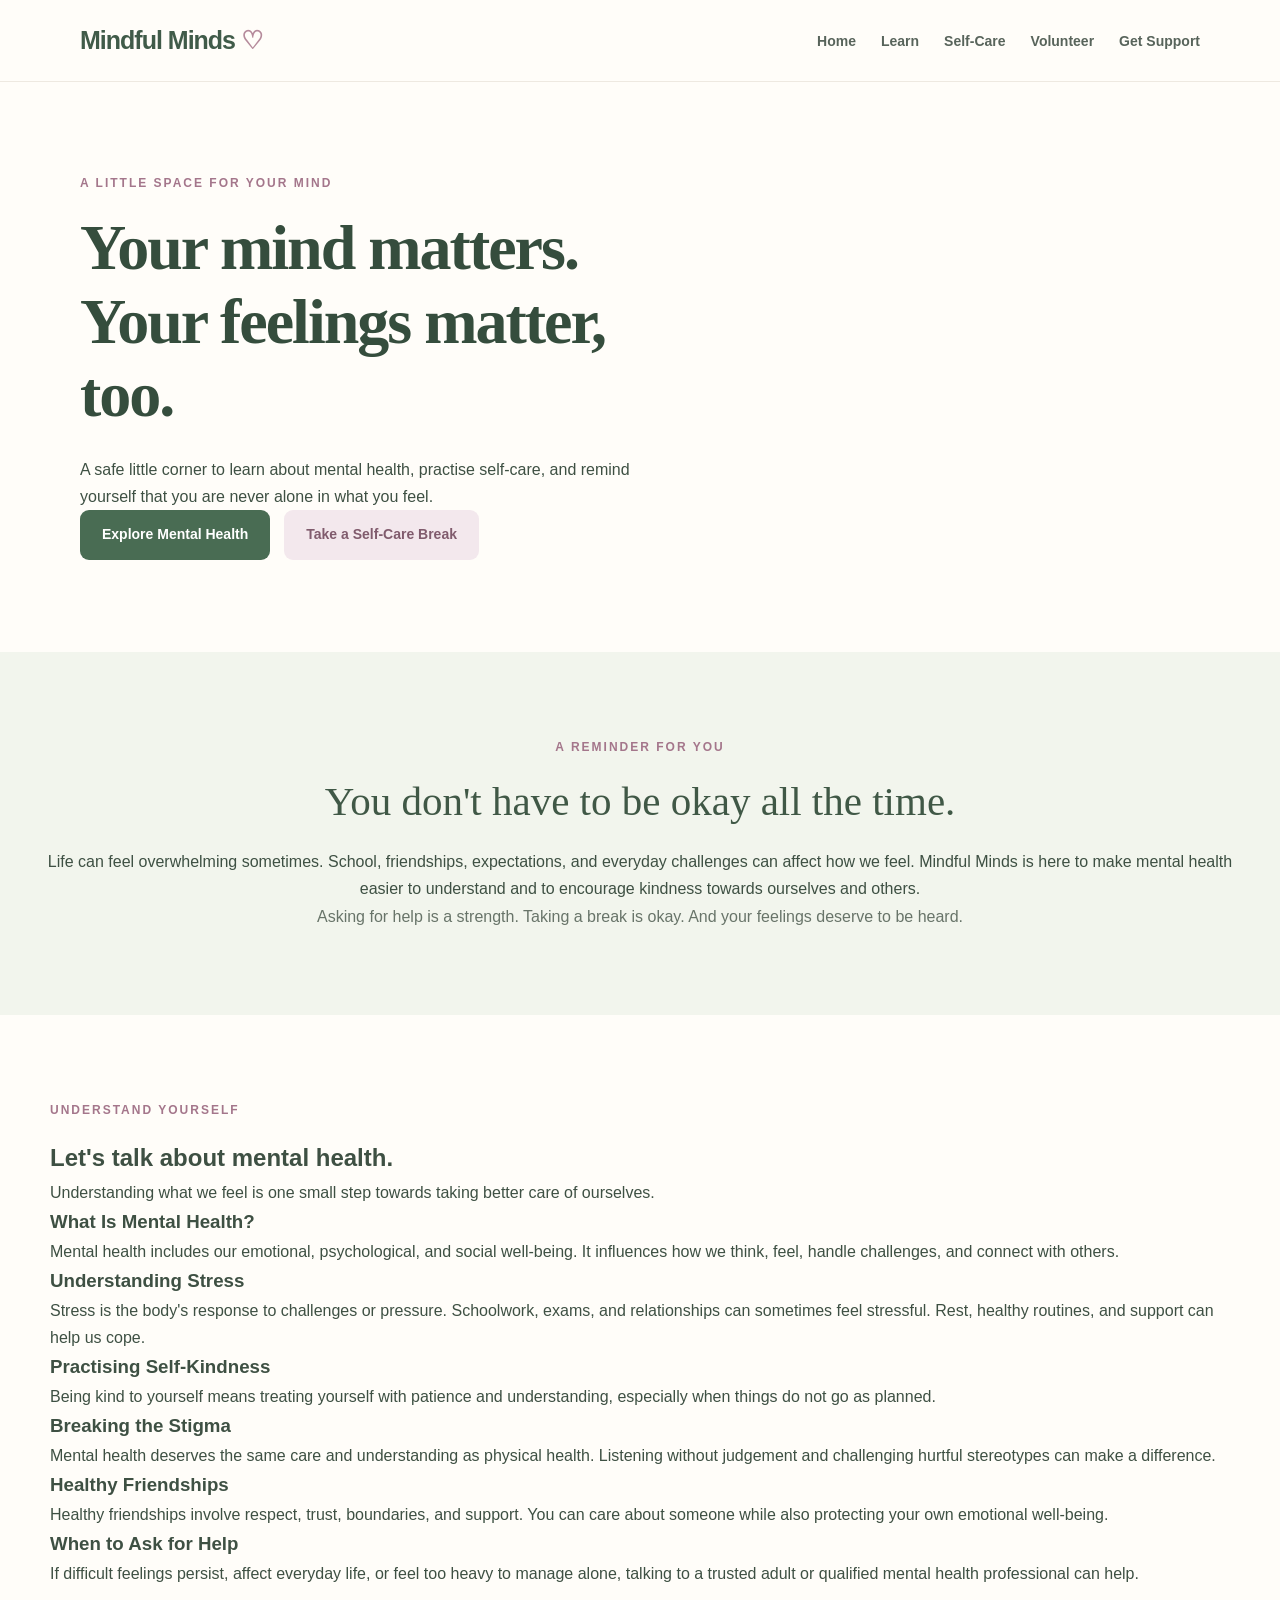
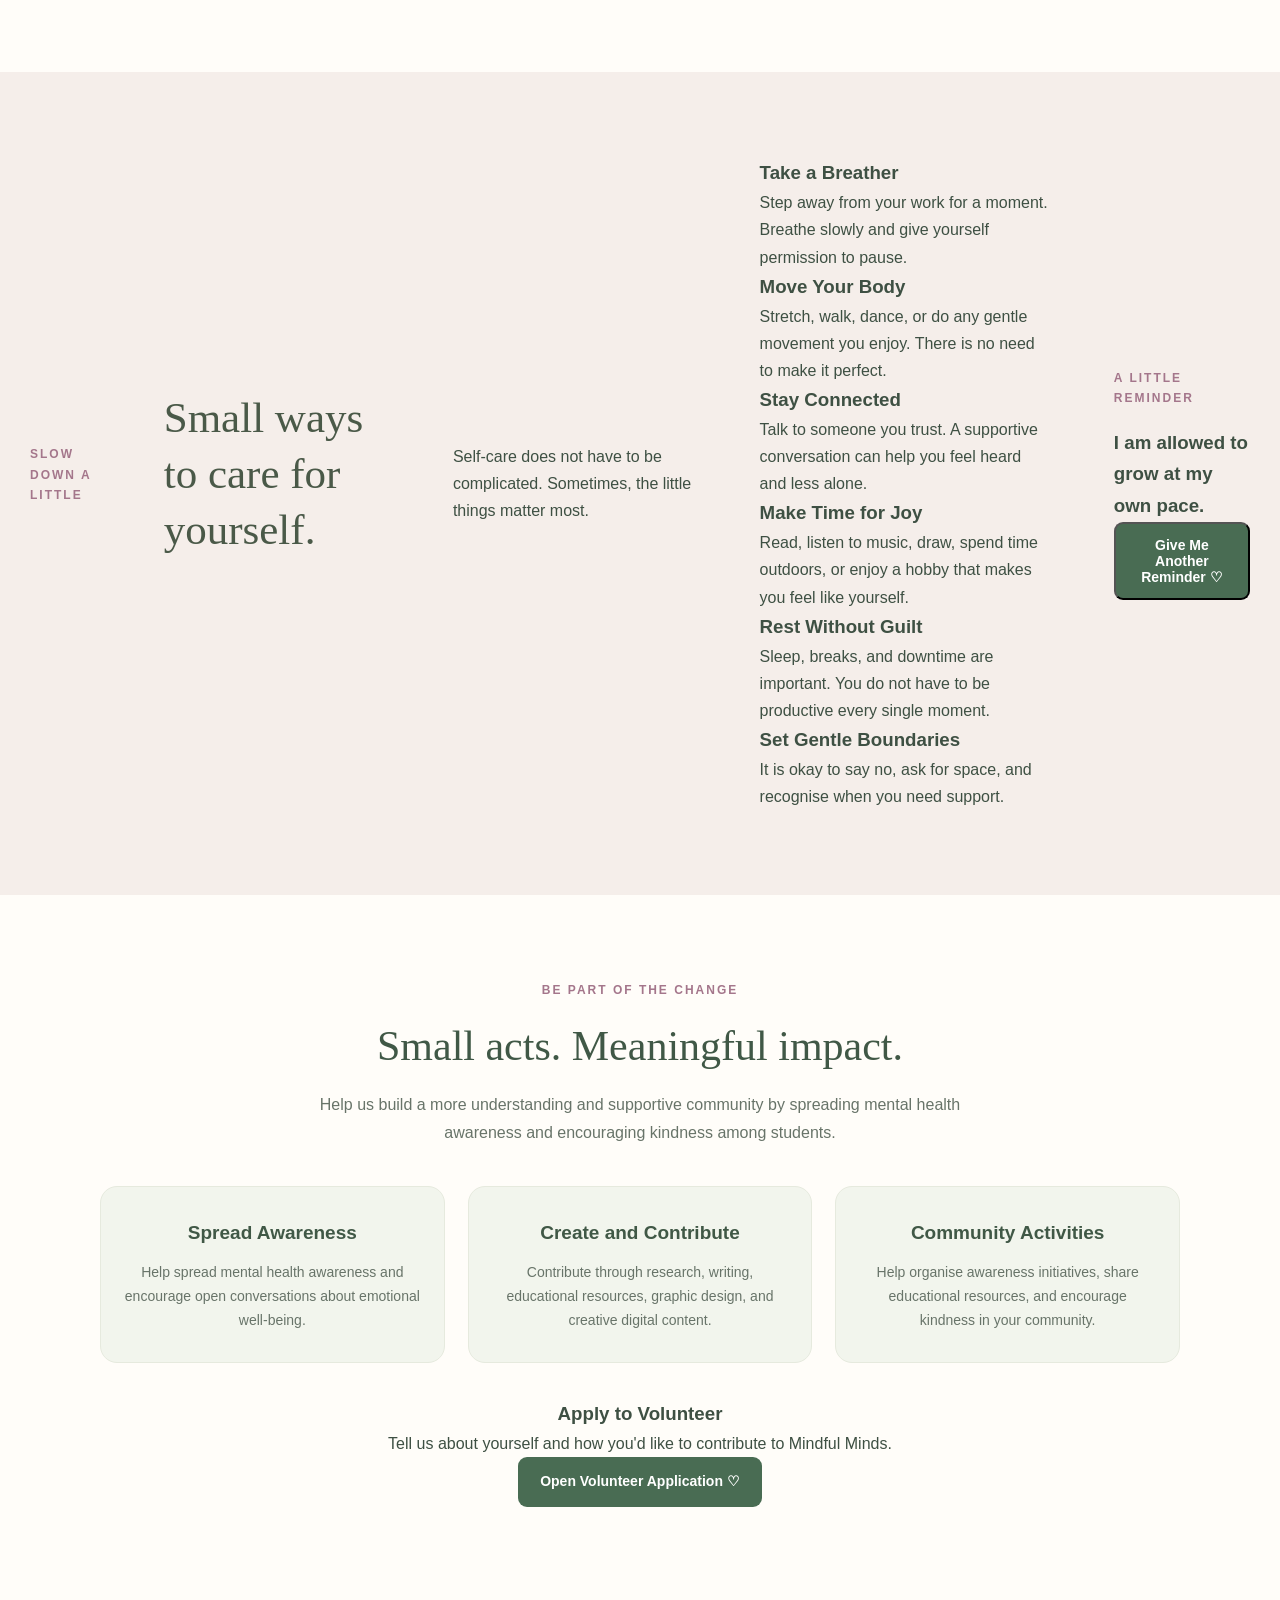
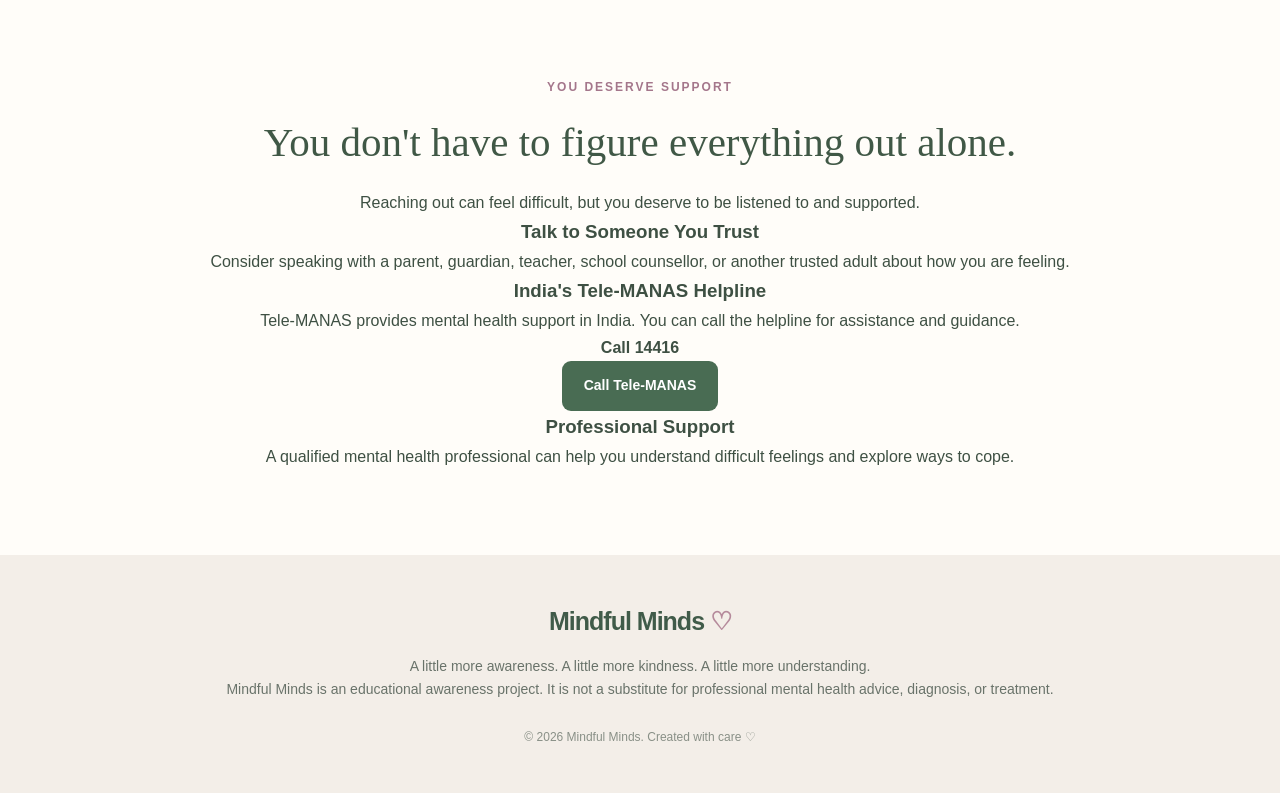
<file: index.html>
<!DOCTYPE html>
<html lang="en">
<head>
    <meta charset="UTF-8">
    <meta name="viewport" content="width=device-width, initial-scale=1.0">

    <meta name="description"
        content="Mindful Minds is a student-led mental health awareness website promoting emotional well-being, self-care, kindness, and support.">

    <title>Mindful Minds | Your Mind Matters</title>

    <link rel="stylesheet" href="style.css">
    <script src="script.js" defer></script>
</head>

<body>

    <!-- NAVIGATION -->
    <header class="header">
        <nav class="navbar" aria-label="Main navigation">

            <a href="#home" class="logo">
                Mindful Minds <span>♡</span>
            </a>

            <ul class="nav-links">
                <li><a href="#home">Home</a></li>
                <li><a href="#learn">Learn</a></li>
                <li><a href="#self-care">Self-Care</a></li>
                <li><a href="#volunteer">Volunteer</a></li>
                <li><a href="#support">Get Support</a></li>
            </ul>

        </nav>
    </header>

    <main>

        <!-- HOME SECTION -->
        <section class="hero" id="home">

            <div class="hero-content">

                <p class="eyebrow">A LITTLE SPACE FOR YOUR MIND</p>

                <h1>
                    Your mind matters.<br>
                    <span>Your feelings matter, too.</span>
                </h1>

                <p class="hero-description">
                    A safe little corner to learn about mental health,
                    practise self-care, and remind yourself that
                    you are never alone in what you feel.
                </p>

                <div class="hero-buttons">

                    <a href="#learn" class="button button-primary">
                        Explore Mental Health
                    </a>

                    <a href="#self-care" class="button button-secondary">
                        Take a Self-Care Break
                    </a>

                </div>

            </div>

        </section>


        <!-- INTRODUCTION SECTION -->
        <section class="intro section-padding" id="about">

            <p class="eyebrow">A REMINDER FOR YOU</p>

            <h2>You don't have to be okay all the time.</h2>

            <p>
                Life can feel overwhelming sometimes. School, friendships,
                expectations, and everyday challenges can affect how we feel.
                Mindful Minds is here to make mental health easier to
                understand and to encourage kindness towards ourselves
                and others.
            </p>

            <p>
                Asking for help is a strength. Taking a break is okay.
                And your feelings deserve to be heard.
            </p>

        </section>


        <!-- LEARN SECTION -->
        <section class="learn section-padding" id="learn">

            <p class="eyebrow">UNDERSTAND YOURSELF</p>

            <h2>Let's talk about mental health.</h2>

            <p class="section-description">
                Understanding what we feel is one small step towards
                taking better care of ourselves.
            </p>

            <div class="learn-container">

                <article class="learn-card">
                    <h3>What Is Mental Health?</h3>
                    <p>
                        Mental health includes our emotional, psychological,
                        and social well-being. It influences how we think,
                        feel, handle challenges, and connect with others.
                    </p>
                </article>

                <article class="learn-card">
                    <h3>Understanding Stress</h3>
                    <p>
                        Stress is the body's response to challenges or
                        pressure. Schoolwork, exams, and relationships
                        can sometimes feel stressful. Rest, healthy
                        routines, and support can help us cope.
                    </p>
                </article>

                <article class="learn-card">
                    <h3>Practising Self-Kindness</h3>
                    <p>
                        Being kind to yourself means treating yourself
                        with patience and understanding, especially
                        when things do not go as planned.
                    </p>
                </article>

                <article class="learn-card">
                    <h3>Breaking the Stigma</h3>
                    <p>
                        Mental health deserves the same care and
                        understanding as physical health. Listening
                        without judgement and challenging hurtful
                        stereotypes can make a difference.
                    </p>
                </article>

                <article class="learn-card">
                    <h3>Healthy Friendships</h3>
                    <p>
                        Healthy friendships involve respect, trust,
                        boundaries, and support. You can care about
                        someone while also protecting your own
                        emotional well-being.
                    </p>
                </article>

                <article class="learn-card">
                    <h3>When to Ask for Help</h3>
                    <p>
                        If difficult feelings persist, affect everyday
                        life, or feel too heavy to manage alone, talking
                        to a trusted adult or qualified mental health
                        professional can help.
                    </p>
                </article>

            </div>

        </section>


        <!-- SELF-CARE SECTION -->
        <section class="self-care section-padding" id="self-care">

            <p class="eyebrow">SLOW DOWN A LITTLE</p>

            <h2>Small ways to care for yourself.</h2>

            <p class="section-description">
                Self-care does not have to be complicated.
                Sometimes, the little things matter most.
            </p>

            <div class="self-care-container">

                <article class="self-care-card">
                    <h3>Take a Breather</h3>
                    <p>
                        Step away from your work for a moment.
                        Breathe slowly and give yourself permission
                        to pause.
                    </p>
                </article>

                <article class="self-care-card">
                    <h3>Move Your Body</h3>
                    <p>
                        Stretch, walk, dance, or do any gentle
                        movement you enjoy. There is no need
                        to make it perfect.
                    </p>
                </article>

                <article class="self-care-card">
                    <h3>Stay Connected</h3>
                    <p>
                        Talk to someone you trust. A supportive
                        conversation can help you feel heard
                        and less alone.
                    </p>
                </article>

                <article class="self-care-card">
                    <h3>Make Time for Joy</h3>
                    <p>
                        Read, listen to music, draw, spend time
                        outdoors, or enjoy a hobby that makes
                        you feel like yourself.
                    </p>
                </article>

                <article class="self-care-card">
                    <h3>Rest Without Guilt</h3>
                    <p>
                        Sleep, breaks, and downtime are important.
                        You do not have to be productive every
                        single moment.
                    </p>
                </article>

                <article class="self-care-card">
                    <h3>Set Gentle Boundaries</h3>
                    <p>
                        It is okay to say no, ask for space,
                        and recognise when you need support.
                    </p>
                </article>

            </div>


            <!-- AFFIRMATION BUTTON -->
            <div class="affirmation-card">

                <p class="eyebrow">A LITTLE REMINDER</p>

                <h3 id="affirmation-text">
                    I am allowed to grow at my own pace.
                </h3>

                <button
                    type="button"
                    class="button button-primary"
                    id="affirmation-button">
                    Give Me Another Reminder ♡
                </button>

            </div>

        </section>


        <!-- VOLUNTEER SECTION -->
        <section class="volunteer section-padding" id="volunteer">

            <p class="eyebrow">BE PART OF THE CHANGE</p>

            <h2>Small acts. Meaningful impact.</h2>

            <p class="volunteer-intro">
                Help us build a more understanding and supportive
                community by spreading mental health awareness
                and encouraging kindness among students.
            </p>

            <div class="volunteer-container">

                <article class="volunteer-card">
                    <h3>Spread Awareness</h3>
                    <p>
                        Help spread mental health awareness and
                        encourage open conversations about
                        emotional well-being.
                    </p>
                </article>

                <article class="volunteer-card">
                    <h3>Create and Contribute</h3>
                    <p>
                        Contribute through research, writing,
                        educational resources, graphic design,
                        and creative digital content.
                    </p>
                </article>

                <article class="volunteer-card">
                    <h3>Community Activities</h3>
                    <p>
                        Help organise awareness initiatives,
                        share educational resources, and
                        encourage kindness in your community.
                    </p>
                </article>

            </div>


            <!-- VOLUNTEER APPLICATION -->
            <div class="volunteer-application">

                <h3>Apply to Volunteer</h3>

                <p>
                    Tell us about yourself and how you'd like
                    to contribute to Mindful Minds.
                </p>

                <a
                    href="https://forms.gle/6fpqvRR7dgj56F38A"
                    target="_blank"
                    rel="noopener noreferrer"
                    class="button button-primary">
                    Open Volunteer Application ♡
                </a>

            </div>

        </section>


        <!-- GET SUPPORT SECTION -->
        <section class="support section-padding" id="support">

            <p class="eyebrow">YOU DESERVE SUPPORT</p>

            <h2>You don't have to figure everything out alone.</h2>

            <p class="section-description">
                Reaching out can feel difficult, but you deserve
                to be listened to and supported.
            </p>

            <div class="support-container">

                <article class="support-card">
                    <h3>Talk to Someone You Trust</h3>
                    <p>
                        Consider speaking with a parent, guardian,
                        teacher, school counsellor, or another
                        trusted adult about how you are feeling.
                    </p>
                </article>

                <article class="support-card">
                    <h3>India's Tele-MANAS Helpline</h3>
                    <p>
                        Tele-MANAS provides mental health support
                        in India. You can call the helpline for
                        assistance and guidance.
                    </p>
                    <p><strong>Call 14416</strong></p>
                    <a href="tel:14416" class="button button-primary">
                        Call Tele-MANAS
                    </a>
                </article>

                <article class="support-card">
                    <h3>Professional Support</h3>
                    <p>
                        A qualified mental health professional
                        can help you understand difficult feelings
                        and explore ways to cope.
                    </p>
                </article>

            </div>

        </section>

    </main>


    <!-- FOOTER -->
    <footer class="footer">

        <a href="#home" class="logo">
            Mindful Minds <span>♡</span>
        </a>

        <p>
            A little more awareness. A little more kindness.
            A little more understanding.
        </p>

        <p class="footer-disclaimer">
            Mindful Minds is an educational awareness project.
            It is not a substitute for professional mental
            health advice, diagnosis, or treatment.
        </p>

        <p class="copyright">
            &copy; 2026 Mindful Minds. Created with care ♡
        </p>

    </footer>

</body>
</html>
</file>
<file: style.css>
/* =================================
   MINDFUL MINDS - MENTAL WELLNESS
   A calming pastel website design
================================= */

/* 1. RESET AND GLOBAL STYLES */

* {
    margin: 0;
    padding: 0;
    box-sizing: border-box;
}

html {
    scroll-behavior: smooth;
    scroll-padding-top: 100px;
}

body {
    font-family: "Segoe UI", Arial, sans-serif;
    background-color: #fffdf9;
    color: #3e5043;
    line-height: 1.7;
}

a {
    text-decoration: none;
    color: inherit;
}

ul {
    list-style: none;
}

section {
    scroll-margin-top: 90px;
}

/* 2. NAVIGATION BAR */

header {
    position: sticky;
    top: 0;
    z-index: 100;
    background: rgba(255, 253, 249, 0.97);
    border-bottom: 1px solid #eee9e1;
}

.navbar {
    max-width: 1180px;
    margin: auto;
    padding: 19px 30px;
    display: flex;
    align-items: center;
    justify-content: space-between;
    gap: 20px;
}

.logo {
    font-size: 25px;
    font-weight: 800;
    letter-spacing: -1px;
    color: #405b49;
    white-space: nowrap;
}

.logo span {
    color: #b58a9b;
}

.nav-links {
    display: flex;
    align-items: center;
    justify-content: center;
    flex-wrap: wrap;
    gap: 25px;
}

.nav-links a {
    font-size: 14px;
    font-weight: 600;
    color: #58645b;
    transition: color 0.3s ease;
}

.nav-links a:hover {
    color: #b17f94;
}

/* 3. HERO SECTION */

.hero {
    max-width: 1180px;
    min-height: 570px;
    margin: auto;
    padding: 75px 30px;
    display: flex;
    align-items: center;
    justify-content: space-between;
    gap: 55px;
}

.hero-content {
    flex: 1;
    max-width: 600px;
}

.eyebrow {
    color: #a4768b;
    font-size: 12px;
    font-weight: 800;
    letter-spacing: 2px;
    margin-bottom: 18px;
}

.hero h1 {
    color: #354d3d;
    font-family: Georgia, serif;
    font-size: clamp(42px, 5vw, 64px);
    line-height: 1.15;
    letter-spacing: -2px;
    margin-bottom: 24px;
}

.hero-text {
    max-width: 510px;
    color: #69736b;
    font-size: 16px;
    margin-bottom: 30px;
}

.hero-buttons {
    display: flex;
    flex-wrap: wrap;
    gap: 14px;
}

/* 4. BUTTONS */

.button {
    display: inline-block;
    padding: 13px 22px;
    border-radius: 9px;
    font-size: 14px;
    font-weight: 700;
    transition:
        transform 0.25s ease,
        background-color 0.25s ease;
}

.button:hover {
    transform: translateY(-3px);
}

.button-primary {
    background-color: #496c53;
    color: #ffffff;
}

.button-primary:hover {
    background-color: #36533e;
}

.button-secondary {
    background-color: #f3e8ed;
    color: #805b6d;
}

.button-secondary:hover {
    background-color: #ead9e1;
}

/* 5. HERO DECORATION */

.hero-art {
    flex: 0 1 390px;
    position: relative;
    display: flex;
    align-items: center;
    justify-content: center;
}

.art-circle {
    width: min(340px, 100%);
    aspect-ratio: 1;
    border-radius: 50%;
    background: linear-gradient(145deg, #e5eee1, #f4e5eb);
    display: flex;
    align-items: center;
    justify-content: center;
    position: relative;
    text-align: center;
    padding: 35px;
    box-shadow: 0 25px 65px rgba(70, 90, 70, 0.08);
    animation: float 5s ease-in-out infinite;
}

.art-circle p {
    font-family: Georgia, serif;
    font-size: 27px;
    line-height: 1.5;
    color: #49634d;
    font-style: italic;
}

.flower,
.art-heart,
.art-sparkle {
    position: absolute;
    color: #a77891;
}

.flower {
    top: 15px;
    left: 15px;
    font-size: 55px;
}

.art-heart {
    right: 18px;
    top: 55px;
    font-size: 48px;
}

.art-sparkle {
    bottom: 25px;
    right: 30px;
    font-size: 55px;
}

@keyframes float {

    0%,
    100% {
        transform: translateY(0);
    }

    50% {
        transform: translateY(-10px);
    }
}

/* 6. INTRODUCTION */

.intro {
    background-color: #f2f5ed;
    padding: 80px 25px;
    text-align: center;
}

.intro h2,
.section-heading h2,
.support h2 {
    max-width: 760px;
    margin: 0 auto 20px;
    font-family: Georgia, serif;
    font-size: clamp(29px, 4vw, 41px);
    font-weight: 500;
    line-height: 1.3;
    color: #405846;
}

.intro>p:last-child {
    max-width: 700px;
    margin: auto;
    color: #687469;
}

/* 7. GENERAL SECTION SPACING */

.section-padding {
    padding: 85px 30px;
}

.section-heading {
    text-align: center;
    max-width: 700px;
    margin: 0 auto 45px;
}

.section-heading>p:last-child {
    color: #747b73;
}

/* 8. LEARNING RESOURCE CARDS */

.learn {
    max-width: 1240px;
    margin: auto;
}

.card-container {
    display: grid;
    grid-template-columns: repeat(3, minmax(0, 1fr));
    gap: 24px;
}

.info-card {
    padding: 32px 27px;
    border: 1px solid #ecebe3;
    border-radius: 17px;
    background-color: #ffffff;
    transition:
        transform 0.3s ease,
        box-shadow 0.3s ease;
}

.info-card:hover {
    transform: translateY(-6px);
    box-shadow: 0 15px 35px rgba(61, 80, 62, 0.09);
}

.card-icon {
    width: 57px;
    height: 57px;
    border-radius: 15px;
    background-color: #f2e9ed;
    display: flex;
    justify-content: center;
    align-items: center;
    font-size: 27px;
    margin-bottom: 24px;
}

.info-card:nth-child(2) .card-icon {
    background-color: #f5efdf;
}

.info-card:nth-child(3) .card-icon {
    background-color: #eaf1e5;
}

.info-card h3 {
    font-size: 20px;
    margin-bottom: 12px;
    color: #405646;
}

.info-card p {
    font-size: 14px;
    color: #70786f;
}

/* 9. SELF-CARE SECTION */

.self-care {
    background-color: #f5eeea;
    display: flex;
    justify-content: center;
    align-items: center;
    gap: 65px;
}

.self-care-content {
    max-width: 520px;
    flex: 1;
}

.self-care h2 {
    font-family: Georgia, serif;
    font-size: clamp(30px, 4vw, 43px);
    line-height: 1.3;
    font-weight: 500;
    color: #4a5948;
    margin-bottom: 20px;
}

.self-care-content>p:not(.eyebrow) {
    color: #70766e;
    margin-bottom: 22px;
}

.care-list {
    margin-bottom: 15px;
}

.care-list li {
    padding: 7px 0;
    color: #536451;
}

.quote-card {
    max-width: 350px;
    width: 100%;
    background-color: #fffdf9;
    border-radius: 22px;
    padding: 38px 32px;
    text-align: center;
    box-shadow: 0 18px 45px rgba(89, 72, 64, 0.07);
}

.quote-mark {
    font-family: Georgia, serif;
    font-size: 70px;
    color: #c49bad;
    line-height: 1;
}

.quote-card blockquote {
    font-family: Georgia, serif;
    font-size: 25px;
    line-height: 1.5;
    color: #526650;
    margin-bottom: 25px;
}

.quote-card p {
    font-size: 10px;
    font-weight: 800;
    letter-spacing: 1.5px;
    color: #a4768b;
}

/* 10. VOLUNTEER SECTION */

.volunteer {
    text-align: center;
    background-color: #fffdf9;
}

.volunteer h2 {
    font-family: Georgia, serif;
    font-size: clamp(30px, 4vw, 42px);
    font-weight: 500;
    line-height: 1.3;
    color: #405846;
    margin-bottom: 18px;
}

.volunteer-intro {
    max-width: 680px;
    margin: 0 auto 40px;
    color: #687469;
}

.volunteer-container {
    max-width: 1080px;
    margin: 0 auto 35px;
    display: grid;
    grid-template-columns: repeat(3, minmax(0, 1fr));
    gap: 23px;
}

.volunteer-card {
    background-color: #f2f5ed;
    padding: 30px 23px;
    border: 1px solid #e6eade;
    border-radius: 17px;
    transition:
        transform 0.3s ease,
        box-shadow 0.3s ease;
}

.volunteer-card:hover {
    transform: translateY(-6px);
    box-shadow: 0 14px 30px rgba(61, 80, 62, 0.08);
}

.volunteer-icon {
    display: inline-block;
    font-size: 34px;
    margin-bottom: 15px;
}

.volunteer-card h3 {
    color: #405846;
    font-size: 19px;
    margin-bottom: 12px;
}

.volunteer-card p {
    color: #687469;
    font-size: 14px;
}

.volunteer-note {
    max-width: 620px;
    margin: 22px auto 0;
    color: #858a81;
    font-size: 12px;
}

/* 11. GET SUPPORT SECTION */

.support {
    text-align: center;
    max-width: 960px;
    margin: auto;
}

.support-text {
    max-width: 680px;
    margin: 0 auto 35px;
    color: #6d756c;
}

.support-box {
    background-color: #eef3e9;
    border: 1px solid #e0e9db;
    border-radius: 17px;
    padding: 35px 25px;
}

.support-box h3 {
    color: #405846;
    font-size: 21px;
    margin-bottom: 12px;
}

.support-box>p {
    color: #657164;
}

.helpline {
    margin: 17px 0;
}

.helpline a {
    display: inline-block;
    font-size: 25px;
    font-weight: 800;
    color: #3d6949;
    border-bottom: 2px solid #3d6949;
}

.helpline a:hover {
    color: #a4768b;
}

.small-note {
    max-width: 600px;
    margin: 20px auto 0;
    font-size: 12px;
}

/* 12. FOOTER */

footer {
    padding: 45px 25px;
    text-align: center;
    background-color: #f3eee8;
}

footer .logo {
    display: inline-block;
    margin-bottom: 12px;
}

footer>p {
    color: #69736a;
    font-size: 14px;
}

.footer-note {
    max-width: 580px;
    margin: 18px auto;
    font-size: 12px;
}

.copyright {
    margin-top: 25px;
    font-size: 12px;
    color: #899087;
}

/* 13. RESPONSIVE DESIGN FOR LAPTOPS AND PHONES */

@media (max-width: 900px) {
    .navbar {
        padding: 18px 22px;
        flex-direction: column;
        gap: 12px;
    }

    .nav-links {
        gap: 12px 20px;
    }

    .hero {
        gap: 30px;
        padding: 60px 25px;
    }

    .hero-art {
        flex-basis: 300px;
    }

    .card-container,
    .volunteer-container {
        gap: 15px;
    }

    .info-card,
    .volunteer-card {
        padding: 24px 18px;
    }
}

@media (max-width: 650px) {
    .hero {
        flex-direction: column;
        text-align: center;
        padding: 55px 22px;
    }

    .hero-text {
        margin-left: auto;
        margin-right: auto;
    }

    .hero-buttons {
        justify-content: center;
    }

    .hero-art {
        width: 100%;
        flex: auto;
    }

    .art-circle {
        max-width: 290px;
    }

    .card-container,
    .volunteer-container {
        grid-template-columns: 1fr;
    }

    .self-care {
        flex-direction: column;
        text-align: center;
        gap: 35px;
    }

    .self-care-content {
        width: 100%;
    }

    .care-list {
        text-align: left;
    }

    .quote-card {
        max-width: 400px;
    }

    .section-padding {
        padding: 60px 22px;
    }

    .navbar {
        padding: 16px;
    }

    .nav-links {
        gap: 10px 16px;
    }

    .nav-links a {
        font-size: 13px;
    }
}

/* 14. ACCESSIBILITY */

a:focus-visible {
    outline: 3px solid #b58a9b;
    outline-offset: 4px;
}

@media (prefers-reduced-motion: reduce) {
    html {
        scroll-behavior: auto;
    }

    *,
    *::before,
    *::after {
        animation-duration: 0.01ms !important;
        animation-iteration-count: 1 !important;
        transition-duration: 0.01ms !important;
    }
}
</file>
